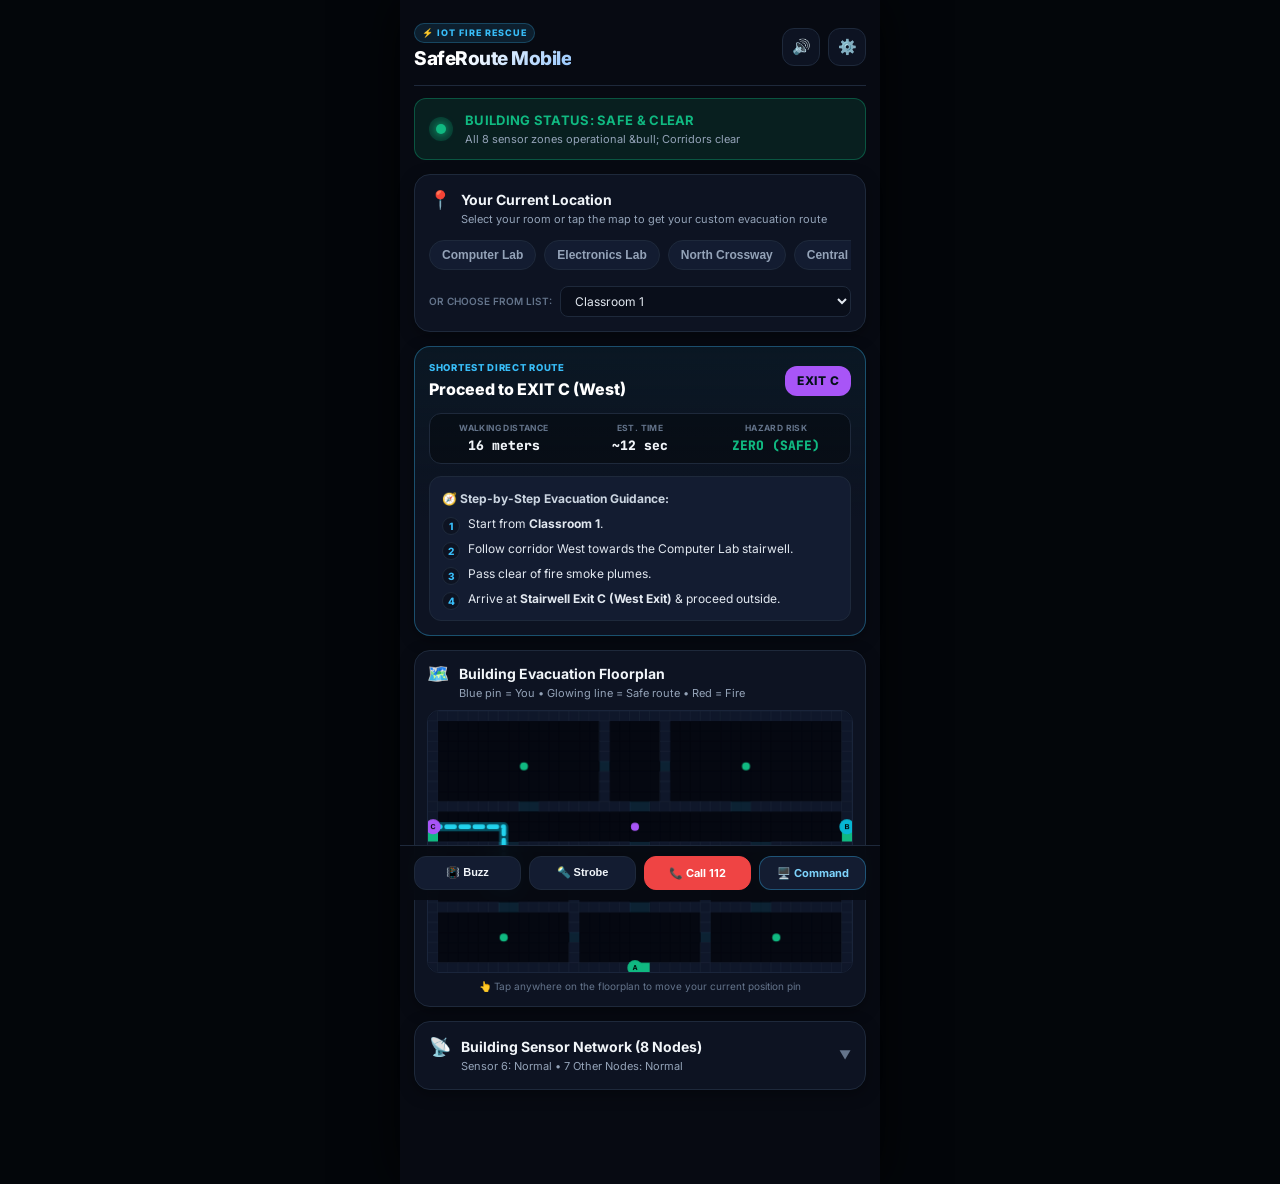
<file: mobile.html>
<!DOCTYPE html>
<html lang="en">
<head>
  <meta charset="UTF-8">
  <meta name="viewport" content="width=device-width, initial-scale=1.0, maximum-scale=1.0, user-scalable=no">
  <meta name="theme-color" content="#070a12">
  <meta name="apple-mobile-web-app-capable" content="yes">
  <meta name="apple-mobile-web-app-status-bar-style" content="black-translucent">
  <title>SafeRoute Mobile | Occupant Emergency Evacuation App</title>
  <meta name="description" content="Personal emergency evacuation and fire alert mobile companion powered by ESP8266 IoT telemetry and dynamic A* safety routing.">
  <link rel="preconnect" href="https://fonts.googleapis.com">
  <link rel="preconnect" href="https://fonts.gstatic.com" crossorigin>
  <link href="https://fonts.googleapis.com/css2?family=Inter:wght@400;500;600;700;800&family=JetBrains+Mono:wght@500;700&display=swap" rel="stylesheet">
  <link rel="stylesheet" href="mobile.css">
</head>
<body>
  <!-- App Container (Constrained for mobile viewport) -->
  <div class="mobile-app">
    
    <!-- Top Mobile Navigation Bar -->
    <header class="mobile-header">
      <div class="header-brand">
        <span class="brand-badge">⚡ IOT FIRE RESCUE</span>
        <h1 class="brand-title">SafeRoute Mobile</h1>
      </div>
      <div class="header-actions">
        <button id="btnMobileAudio" class="icon-btn" title="Toggle audio alarm" aria-label="Toggle audio">
          <span id="audioIcon">🔊</span>
        </button>
        <button id="btnOpenSettings" class="icon-btn" title="Hardware & Network settings" aria-label="Settings">
          ⚙️
        </button>
      </div>
    </header>

    <!-- Real-Time Building Status Banner -->
    <section id="buildingStatusBar" class="status-banner safe">
      <div class="status-indicator-ring">
        <div class="status-dot"></div>
      </div>
      <div class="status-text-group">
        <div class="status-headline" id="statusHeadline">BUILDING STATUS: SAFE &amp; CLEAR</div>
        <div class="status-subline" id="statusSubline">All 8 sensor zones operational &bull; Corridors clear</div>
      </div>
    </section>

    <!-- Emergency Active Fire Alert Card (Hidden in Normal state, pulsing in Fire) -->
    <section id="emergencyCard" class="emergency-alert-card hidden">
      <div class="emergency-alert-header">
        <span class="emergency-badge">CRITICAL WARNING</span>
        <span class="emergency-siren-icon">🚨</span>
      </div>
      <h2 class="emergency-title" id="emergencyTitle">FIRE DETECTED IN BUILDING!</h2>
      <div class="fire-location-box">
        <div class="location-label">FIRE DETECTED AT SENSOR:</div>
        <div class="location-value" id="fireSensorName">Sensor 6 (Central Hallway)</div>
        <div class="location-meta" id="fireSensorMeta">ESP8266 Live Node &bull; Optical Flame Detected &bull; Smoke: 880 ppm</div>
      </div>
      <div class="danger-warning-pill">
        ⚠️ <strong>AVOID CENTRAL HALLWAY:</strong> High thermal hazard and smoke blockage.
      </div>
    </section>

    <!-- "Where Are You Right Now?" Room / Location Selector -->
    <section class="section-card location-selector-card">
      <div class="card-title-row">
        <div class="title-with-icon">
          <span class="section-icon">📍</span>
          <div>
            <h3 class="section-heading">Your Current Location</h3>
            <p class="section-subheading">Select your room or tap the map to get your custom evacuation route</p>
          </div>
        </div>
      </div>

      <!-- Quick Room Selection Pills -->
      <div class="room-pills-scroll" id="roomPillsContainer">
        <!-- Rendered dynamically via mobile.js -->
      </div>

      <div class="custom-location-dropdown-row">
        <label for="roomSelectDropdown" class="tiny-label">Or choose from list:</label>
        <select id="roomSelectDropdown" class="mobile-select">
          <!-- Populated in JS -->
        </select>
      </div>
    </section>

    <!-- Dynamic Evacuation Route Guidance Card -->
    <section class="section-card route-summary-card">
      <div class="route-header-row">
        <div>
          <span class="route-pill-badge" id="routeStatusBadge">SAFEST ROUTE FOUND</span>
          <h3 class="route-main-title" id="chosenExitTitle">Proceed to EXIT B</h3>
        </div>
        <div class="exit-gate-badge" id="exitGateBadge">EXIT B</div>
      </div>

      <!-- Key Route Metrics Grid -->
      <div class="route-metrics-grid">
        <div class="metric-cell">
          <span class="metric-label">WALKING DISTANCE</span>
          <span class="metric-val" id="metricDistance">28 m</span>
        </div>
        <div class="metric-cell">
          <span class="metric-label">EST. TIME</span>
          <span class="metric-val" id="metricTime">~21 sec</span>
        </div>
        <div class="metric-cell">
          <span class="metric-label">HAZARD RISK</span>
          <span class="metric-val safe" id="metricRisk">ZERO (SAFE)</span>
        </div>
      </div>

      <!-- Turn-by-Turn Guidance Steps -->
      <div class="directions-accordion">
        <div class="directions-header">
          <span class="directions-title">🧭 Step-by-Step Evacuation Guidance:</span>
        </div>
        <ul class="directions-list" id="directionsList">
          <!-- Generated via mobile.js from A* computed path -->
        </ul>
      </div>
    </section>

    <!-- Interactive Mobile Floorplan Canvas View -->
    <section class="section-card map-view-card">
      <div class="map-header-row">
        <div class="title-with-icon">
          <span class="section-icon">🗺️</span>
          <div>
            <h3 class="section-heading">Building Evacuation Floorplan</h3>
            <p class="section-subheading">Blue pin = You &bull; Glowing line = Safe route &bull; Red = Fire</p>
          </div>
        </div>
      </div>

      <div class="mobile-canvas-wrapper" id="canvasWrapper">
        <canvas id="mobileMapCanvas"></canvas>
      </div>
      <div class="map-touch-hint">👆 Tap anywhere on the floorplan to move your current position pin</div>
    </section>

    <!-- Live Sensor Telemetry Monitor (Collapsible) -->
    <section class="section-card telemetry-monitor-card">
      <div class="telemetry-header-toggle" id="toggleTelemetryBtn">
        <div class="title-with-icon">
          <span class="section-icon">📡</span>
          <div>
            <h3 class="section-heading">Building Sensor Network (8 Nodes)</h3>
            <p class="section-subheading" id="telemetrySummaryText">Sensor 6: Normal &bull; 7 Other Nodes: Normal</p>
          </div>
        </div>
        <span class="accordion-chevron" id="telemetryChevron">▼</span>
      </div>

      <div class="telemetry-drawer hidden" id="telemetryDrawer">
        <div class="mini-sensor-grid" id="miniSensorGrid">
          <!-- Populated dynamically via mobile.js -->
        </div>
      </div>
    </section>

    <!-- Emergency Action Tools (Sticky bottom helper bar) -->
    <div class="mobile-emergency-bar">
      <button id="btnVibrateTest" class="sos-tool-btn" title="Vibrate phone" aria-label="Test vibration">
        📳 Buzz
      </button>
      <button id="btnFlashlight" class="sos-tool-btn" title="Screen emergency strobe flash" aria-label="Emergency strobe">
        🔦 Strobe
      </button>
      <a href="tel:112" class="sos-tool-btn danger" title="Call Emergency Services (112)" aria-label="Call 112">
        📞 Call 112
      </a>
      <a href="http://localhost:3000" target="_blank" class="sos-tool-btn admin-link" title="Open Desktop Control Room">
        🖥️ Command
      </a>
    </div>

    <!-- Screen Flash Overlay for SOS Strobe Mode -->
    <div id="strobeOverlay" class="strobe-overlay hidden">
      <div class="strobe-notice">⚠️ EMERGENCY STROBE ACTIVE<br><small>Tap screen to dismiss</small></div>
    </div>

    <!-- Hardware / Wi-Fi Settings Modal Sheet -->
    <div id="settingsModal" class="modal-backdrop hidden">
      <div class="modal-sheet">
        <div class="modal-header">
          <h3 class="modal-title">Hardware &amp; Network Setup</h3>
          <button id="btnCloseSettings" class="close-btn">&times;</button>
        </div>
        <div class="modal-body">
          <label for="inputEspMobileUrl" class="input-label">ESP8266 Wi-Fi Status URL:</label>
          <input type="text" id="inputEspMobileUrl" class="modal-input" placeholder="Connecting via config.js...">
          <p class="modal-hint">Configured globally in config.js (or edit here on the fly).</p>

          <div class="modal-button-row">
            <button id="btnSaveEspUrl" class="btn-primary-mobile">Save &amp; Reconnect</button>
          </div>

          <hr class="modal-divider">

          <div class="quick-test-section">
            <span class="input-label">Simulate Fire On Phone:</span>
            <div class="modal-test-buttons">
              <button id="btnMobileSimFire" class="btn-test-fire">🔥 Test Flame ON</button>
              <button id="btnMobileSimClear" class="btn-test-clear">🧯 Test Clear</button>
            </div>
          </div>
        </div>
      </div>
    </div>

  </div>

  <!-- Mobile Controller Logic -->
  <script type="module" src="mobile.js?v=4"></script>
</body>
</html>
</file>
<file: mobile.css>
/* ============================================================================
   SafeRoute Mobile - Personal Emergency Evacuation & Fire Alert Companion
   Mobile-First High-Aesthetic Styling
   ============================================================================ */

:root {
  --bg-app: #070a12;
  --bg-card: #0d1322;
  --bg-card-elevated: #131c31;
  --bg-input: #090e1a;
  
  --border-subtle: #1e293b;
  --border-focus: #38bdf8;
  
  --color-primary: #38bdf8;
  --color-primary-glow: rgba(56, 189, 248, 0.25);
  
  --color-safe: #10b981;
  --color-safe-bg: rgba(16, 185, 129, 0.12);
  --color-safe-border: rgba(16, 185, 129, 0.35);
  
  --color-fire: #ef4444;
  --color-fire-glow: rgba(239, 68, 68, 0.35);
  --color-fire-bg: rgba(239, 68, 68, 0.15);
  
  --color-warning: #f59e0b;
  --color-accent: #a855f7;
  
  --text-main: #f8fafc;
  --text-dim: #94a3b8;
  --text-muted: #64748b;
  
  --radius-sm: 8px;
  --radius-md: 12px;
  --radius-lg: 16px;
  --radius-full: 9999px;
  
  --font-main: 'Inter', -apple-system, BlinkMacSystemFont, sans-serif;
  --font-mono: 'JetBrains Mono', monospace;
}

/* Reset & Box Sizing */
*, *::before, *::after {
  box-sizing: border-box;
  margin: 0;
  padding: 0;
  -webkit-tap-highlight-color: transparent;
}

body {
  background-color: #03060a;
  color: var(--text-main);
  font-family: var(--font-main);
  font-size: 14px;
  line-height: 1.5;
  display: flex;
  justify-content: center;
  min-height: 100vh;
  overflow-x: hidden;
}

/* Constrained Mobile Container (iPhone / Android proportions) */
.mobile-app {
  width: 100%;
  max-width: 480px;
  background-color: var(--bg-app);
  min-height: 100vh;
  display: flex;
  flex-direction: column;
  padding: 12px 14px 80px 14px;
  position: relative;
  box-shadow: 0 0 50px rgba(0, 0, 0, 0.8);
}

/* ============================================================================
   TOP MOBILE HEADER
   ============================================================================ */
.mobile-header {
  display: flex;
  justify-content: space-between;
  align-items: center;
  padding: 8px 0 12px 0;
  border-bottom: 1px solid var(--border-subtle);
  margin-bottom: 12px;
}

.brand-badge {
  display: inline-block;
  font-size: 9px;
  font-weight: 800;
  letter-spacing: 1px;
  color: var(--color-primary);
  background: rgba(56, 189, 248, 0.12);
  padding: 2px 7px;
  border-radius: var(--radius-full);
  margin-bottom: 2px;
  border: 1px solid rgba(56, 189, 248, 0.25);
}

.brand-title {
  font-size: 19px;
  font-weight: 800;
  background: linear-gradient(135deg, #ffffff 30%, #93c5fd 100%);
  -webkit-background-clip: text;
  -webkit-text-fill-color: transparent;
  letter-spacing: -0.5px;
}

.header-actions {
  display: flex;
  gap: 8px;
}

.icon-btn {
  background: var(--bg-card);
  border: 1px solid var(--border-subtle);
  color: var(--text-main);
  width: 38px;
  height: 38px;
  border-radius: var(--radius-md);
  display: flex;
  align-items: center;
  justify-content: center;
  font-size: 15px;
  cursor: pointer;
  transition: all 0.2s ease;
}

.icon-btn:active {
  transform: scale(0.92);
  background: var(--bg-card-elevated);
}

/* ============================================================================
   REAL-TIME BUILDING STATUS BANNER
   ============================================================================ */
.status-banner {
  display: flex;
  align-items: center;
  gap: 12px;
  padding: 12px 14px;
  border-radius: var(--radius-md);
  margin-bottom: 14px;
  transition: all 0.3s ease;
}

.status-banner.safe {
  background: var(--color-safe-bg);
  border: 1px solid var(--color-safe-border);
}

.status-banner.fire {
  background: var(--color-fire-bg);
  border: 1px solid var(--color-fire);
  animation: pulse-fire-border 1.5s infinite alternate;
}

@keyframes pulse-fire-border {
  0% { box-shadow: 0 0 8px rgba(239, 68, 68, 0.3); }
  100% { box-shadow: 0 0 20px rgba(239, 68, 68, 0.7); }
}

.status-indicator-ring {
  width: 24px;
  height: 24px;
  border-radius: 50%;
  display: flex;
  align-items: center;
  justify-content: center;
  flex-shrink: 0;
}

.status-banner.safe .status-indicator-ring {
  background: rgba(16, 185, 129, 0.2);
}

.status-banner.fire .status-indicator-ring {
  background: rgba(239, 68, 68, 0.3);
}

.status-dot {
  width: 10px;
  height: 10px;
  border-radius: 50%;
}

.status-banner.safe .status-dot {
  background-color: var(--color-safe);
  box-shadow: 0 0 8px var(--color-safe);
}

.status-banner.fire .status-dot {
  background-color: var(--color-fire);
  box-shadow: 0 0 12px var(--color-fire);
  animation: blink 0.8s infinite;
}

@keyframes blink {
  0%, 100% { opacity: 1; }
  50% { opacity: 0.3; }
}

.status-text-group {
  flex: 1;
}

.status-headline {
  font-size: 13px;
  font-weight: 700;
  letter-spacing: 0.3px;
}

.status-banner.safe .status-headline {
  color: var(--color-safe);
}

.status-banner.fire .status-headline {
  color: var(--color-fire);
}

.status-subline {
  font-size: 11px;
  color: var(--text-dim);
}

/* ============================================================================
   EMERGENCY ACTIVE FIRE CARD
   ============================================================================ */
.emergency-alert-card {
  background: linear-gradient(180deg, rgba(239, 68, 68, 0.18) 0%, rgba(13, 19, 34, 0.95) 100%);
  border: 1.5px solid var(--color-fire);
  border-radius: var(--radius-lg);
  padding: 16px;
  margin-bottom: 14px;
  position: relative;
  box-shadow: 0 6px 25px rgba(239, 68, 68, 0.25);
  animation: slide-in 0.3s ease-out;
}

@keyframes slide-in {
  from { opacity: 0; transform: translateY(-10px); }
  to { opacity: 1; transform: translateY(0); }
}

.emergency-alert-header {
  display: flex;
  justify-content: space-between;
  align-items: center;
  margin-bottom: 6px;
}

.emergency-badge {
  background-color: var(--color-fire);
  color: #fff;
  font-size: 10px;
  font-weight: 800;
  padding: 3px 8px;
  border-radius: var(--radius-full);
  letter-spacing: 0.8px;
  animation: pulse-red 1s infinite alternate;
}

.emergency-siren-icon {
  font-size: 20px;
  animation: rotate-siren 1.2s infinite ease-in-out;
}

@keyframes rotate-siren {
  0%, 100% { transform: rotate(-10deg); }
  50% { transform: rotate(10deg) scale(1.1); }
}

.emergency-title {
  font-size: 17px;
  font-weight: 800;
  color: #fca5a5;
  margin-bottom: 10px;
}

.fire-location-box {
  background-color: rgba(0, 0, 0, 0.45);
  border: 1px solid rgba(239, 68, 68, 0.4);
  border-radius: var(--radius-md);
  padding: 10px 12px;
  margin-bottom: 10px;
}

.location-label {
  font-size: 9.5px;
  font-weight: 700;
  color: #f87171;
  text-transform: uppercase;
  letter-spacing: 0.6px;
  margin-bottom: 2px;
}

.location-value {
  font-size: 15px;
  font-weight: 800;
  color: #ffffff;
}

.location-meta {
  font-size: 11px;
  color: #cbd5e1;
  font-family: var(--font-mono);
  margin-top: 2px;
}

.danger-warning-pill {
  font-size: 11.5px;
  color: #fed7aa;
  background: rgba(245, 158, 11, 0.15);
  border: 1px solid rgba(245, 158, 11, 0.35);
  border-radius: var(--radius-sm);
  padding: 6px 10px;
  line-height: 1.4;
}

/* ============================================================================
   GENERAL CARD CONTAINER
   ============================================================================ */
.section-card {
  background-color: var(--bg-card);
  border: 1px solid var(--border-subtle);
  border-radius: var(--radius-lg);
  padding: 14px;
  margin-bottom: 14px;
  box-shadow: 0 4px 15px rgba(0, 0, 0, 0.35);
}

.card-title-row {
  display: flex;
  justify-content: space-between;
  align-items: flex-start;
  margin-bottom: 12px;
}

.title-with-icon {
  display: flex;
  align-items: flex-start;
  gap: 10px;
}

.section-icon {
  font-size: 18px;
  line-height: 1.2;
}

.section-heading {
  font-size: 14px;
  font-weight: 700;
  color: #f1f5f9;
}

.section-subheading {
  font-size: 11px;
  color: var(--text-dim);
  margin-top: 1px;
}

/* ============================================================================
   LOCATION SELECTOR (ROOM PILLS)
   ============================================================================ */
.room-pills-scroll {
  display: flex;
  gap: 8px;
  overflow-x: auto;
  padding-bottom: 8px;
  scrollbar-width: none;
}

.room-pills-scroll::-webkit-scrollbar {
  display: none;
}

.room-pill {
  background: var(--bg-card-elevated);
  border: 1px solid var(--border-subtle);
  color: var(--text-dim);
  font-size: 12px;
  font-weight: 600;
  padding: 7px 12px;
  border-radius: var(--radius-full);
  white-space: nowrap;
  cursor: pointer;
  display: flex;
  align-items: center;
  gap: 5px;
  transition: all 0.2s ease;
  flex-shrink: 0;
}

.room-pill:active {
  transform: scale(0.95);
}

.room-pill.active {
  background: var(--color-primary);
  color: #040812;
  border-color: var(--color-primary);
  font-weight: 700;
  box-shadow: 0 0 12px var(--color-primary-glow);
}

.room-pill.in-fire {
  border-color: var(--color-fire);
  color: #f87171;
}

.custom-location-dropdown-row {
  margin-top: 8px;
  display: flex;
  align-items: center;
  gap: 8px;
}

.tiny-label {
  font-size: 10px;
  color: var(--text-muted);
  text-transform: uppercase;
  font-weight: 600;
}

.mobile-select {
  flex: 1;
  background-color: var(--bg-input);
  border: 1px solid var(--border-subtle);
  border-radius: var(--radius-sm);
  color: #e2e8f0;
  padding: 6px 10px;
  font-size: 12px;
  font-family: var(--font-main);
  outline: none;
}

.mobile-select:focus {
  border-color: var(--color-primary);
}

/* ============================================================================
   DYNAMIC EVACUATION ROUTE CARD
   ============================================================================ */
.route-summary-card {
  border-color: rgba(56, 189, 248, 0.35);
  background: linear-gradient(180deg, rgba(56, 189, 248, 0.08) 0%, var(--bg-card) 60%);
}

.route-header-row {
  display: flex;
  justify-content: space-between;
  align-items: center;
  margin-bottom: 12px;
}

.route-pill-badge {
  font-size: 9.5px;
  font-weight: 800;
  text-transform: uppercase;
  color: var(--color-primary);
  letter-spacing: 0.7px;
  display: block;
  margin-bottom: 2px;
}

.route-main-title {
  font-size: 16px;
  font-weight: 800;
  color: #ffffff;
}

.exit-gate-badge {
  font-size: 12px;
  font-weight: 800;
  padding: 6px 12px;
  border-radius: var(--radius-md);
  background-color: #06b6d4;
  color: #041219;
  letter-spacing: 0.5px;
}

.route-metrics-grid {
  display: grid;
  grid-template-columns: repeat(3, 1fr);
  gap: 8px;
  background: rgba(0, 0, 0, 0.35);
  border: 1px solid var(--border-subtle);
  border-radius: var(--radius-md);
  padding: 8px 10px;
  margin-bottom: 12px;
}

.metric-cell {
  display: flex;
  flex-direction: column;
  align-items: center;
  text-align: center;
}

.metric-label {
  font-size: 8.5px;
  font-weight: 700;
  color: var(--text-muted);
  text-transform: uppercase;
  letter-spacing: 0.4px;
}

.metric-val {
  font-size: 13px;
  font-weight: 800;
  font-family: var(--font-mono);
  color: #f1f5f9;
  margin-top: 1px;
}

.metric-val.safe {
  color: var(--color-safe);
}

.metric-val.danger {
  color: var(--color-fire);
}

/* Turn-by-Turn Guidance */
.directions-accordion {
  background-color: var(--bg-card-elevated);
  border: 1px solid var(--border-subtle);
  border-radius: var(--radius-md);
  padding: 10px 12px;
}

.directions-title {
  font-size: 12px;
  font-weight: 700;
  color: #cbd5e1;
}

.directions-list {
  list-style: none;
  margin-top: 8px;
  display: flex;
  flex-direction: column;
  gap: 6px;
}

.direction-item {
  display: flex;
  align-items: flex-start;
  gap: 8px;
  font-size: 12px;
  color: #e2e8f0;
  line-height: 1.4;
}

.step-number {
  background: var(--bg-card);
  border: 1px solid var(--border-subtle);
  color: var(--color-primary);
  font-size: 10px;
  font-weight: 800;
  width: 18px;
  height: 18px;
  border-radius: 50%;
  display: flex;
  align-items: center;
  justify-content: center;
  flex-shrink: 0;
  margin-top: 1px;
}

.step-warning {
  color: #fca5a5;
  font-weight: 600;
}

/* ============================================================================
   MOBILE CANVAS FLOORPLAN
   ============================================================================ */
.map-view-card {
  padding: 12px;
}

.map-header-row {
  margin-bottom: 8px;
}

.mobile-canvas-wrapper {
  width: 100%;
  aspect-ratio: 42 / 26;
  background-color: #050811;
  border: 1px solid #1a253b;
  border-radius: var(--radius-md);
  overflow: hidden;
  position: relative;
  touch-action: none;
}

.mobile-canvas-wrapper canvas {
  width: 100%;
  height: 100%;
  display: block;
}

.map-touch-hint {
  font-size: 10px;
  color: var(--text-muted);
  text-align: center;
  margin-top: 6px;
}

/* ============================================================================
   COLLAPSIBLE TELEMETRY MONITOR
   ============================================================================ */
.telemetry-header-toggle {
  display: flex;
  justify-content: space-between;
  align-items: center;
  cursor: pointer;
}

.accordion-chevron {
  color: var(--text-muted);
  font-size: 12px;
  transition: transform 0.2s ease;
}

.accordion-chevron.open {
  transform: rotate(180deg);
}

.telemetry-drawer {
  margin-top: 12px;
  border-top: 1px solid var(--border-subtle);
  padding-top: 10px;
}

.mini-sensor-grid {
  display: grid;
  grid-template-columns: repeat(2, 1fr);
  gap: 6px;
}

.mini-sensor-card {
  background-color: var(--bg-card-elevated);
  border: 1px solid var(--border-subtle);
  border-radius: var(--radius-sm);
  padding: 6px 8px;
  display: flex;
  flex-direction: column;
}

.mini-sensor-card.fire {
  border-color: var(--color-fire);
  background: rgba(239, 68, 68, 0.15);
}

.mini-sensor-top {
  display: flex;
  justify-content: space-between;
  align-items: center;
  font-size: 11px;
  font-weight: 700;
}

.mini-sensor-room {
  font-size: 10px;
  color: var(--text-dim);
  white-space: nowrap;
  overflow: hidden;
  text-overflow: ellipsis;
}

.mini-sensor-readings {
  font-size: 9.5px;
  font-family: var(--font-mono);
  color: var(--text-muted);
  margin-top: 2px;
}

/* ============================================================================
   STICKY BOTTOM EMERGENCY BAR
   ============================================================================ */
.mobile-emergency-bar {
  position: fixed;
  bottom: 0;
  left: 50%;
  transform: translateX(-50%);
  width: 100%;
  max-width: 480px;
  background: rgba(7, 10, 18, 0.92);
  backdrop-filter: blur(12px);
  -webkit-backdrop-filter: blur(12px);
  border-top: 1px solid var(--border-subtle);
  padding: 10px 14px;
  display: grid;
  grid-template-columns: repeat(4, 1fr);
  gap: 8px;
  z-index: 100;
}

.sos-tool-btn {
  background-color: var(--bg-card-elevated);
  border: 1px solid var(--border-subtle);
  color: #f1f5f9;
  font-size: 11px;
  font-weight: 700;
  border-radius: var(--radius-md);
  padding: 8px 4px;
  display: flex;
  align-items: center;
  justify-content: center;
  cursor: pointer;
  text-decoration: none;
  transition: all 0.2s ease;
}

.sos-tool-btn:active {
  transform: scale(0.94);
}

.sos-tool-btn.danger {
  background-color: var(--color-fire);
  border-color: var(--color-fire);
  color: #fff;
}

.sos-tool-btn.admin-link {
  border-color: rgba(56, 189, 248, 0.35);
  color: #7dd3fc;
}

/* ============================================================================
   SOS STROBE OVERLAY
   ============================================================================ */
.strobe-overlay {
  position: fixed;
  top: 0;
  left: 0;
  width: 100vw;
  height: 100vh;
  z-index: 999;
  background-color: #ffffff;
  animation: screen-strobe 0.2s infinite alternate;
  display: flex;
  align-items: center;
  justify-content: center;
  cursor: pointer;
}

@keyframes screen-strobe {
  0% { background-color: #ffffff; }
  100% { background-color: #ff0000; }
}

.strobe-notice {
  background: #000;
  color: #fff;
  font-size: 16px;
  font-weight: 800;
  padding: 14px 20px;
  border-radius: var(--radius-md);
  text-align: center;
}

/* ============================================================================
   SETTINGS MODAL SHEET
   ============================================================================ */
.modal-backdrop {
  position: fixed;
  top: 0;
  left: 0;
  width: 100vw;
  height: 100vh;
  background: rgba(0, 0, 0, 0.75);
  backdrop-filter: blur(4px);
  z-index: 200;
  display: flex;
  align-items: flex-end;
  justify-content: center;
}

.modal-sheet {
  width: 100%;
  max-width: 480px;
  background-color: var(--bg-card);
  border-top: 1px solid var(--border-subtle);
  border-radius: 20px 20px 0 0;
  padding: 18px;
  max-height: 85vh;
  overflow-y: auto;
  animation: slide-up 0.25s ease-out;
}

@keyframes slide-up {
  from { transform: translateY(100%); }
  to { transform: translateY(0); }
}

.modal-header {
  display: flex;
  justify-content: space-between;
  align-items: center;
  margin-bottom: 14px;
}

.modal-title {
  font-size: 16px;
  font-weight: 700;
}

.close-btn {
  background: none;
  border: none;
  color: var(--text-dim);
  font-size: 24px;
  cursor: pointer;
}

.modal-input {
  width: 100%;
  background-color: var(--bg-input);
  border: 1px solid var(--border-subtle);
  border-radius: var(--radius-sm);
  color: #f1f5f9;
  font-family: var(--font-mono);
  font-size: 12px;
  padding: 8px 12px;
  margin: 6px 0;
}

.modal-hint {
  font-size: 11px;
  color: var(--text-muted);
  margin-bottom: 12px;
}

.btn-primary-mobile {
  width: 100%;
  background-color: var(--color-primary);
  color: #030712;
  font-size: 13px;
  font-weight: 700;
  border: none;
  border-radius: var(--radius-sm);
  padding: 10px;
  cursor: pointer;
}

.modal-divider {
  border: none;
  border-top: 1px solid var(--border-subtle);
  margin: 14px 0;
}

.modal-test-buttons {
  display: flex;
  gap: 8px;
  margin-top: 8px;
}

.btn-test-fire {
  flex: 1;
  background: rgba(239, 68, 68, 0.2);
  border: 1px solid var(--color-fire);
  color: #fca5a5;
  font-size: 12px;
  font-weight: 700;
  padding: 8px;
  border-radius: var(--radius-sm);
  cursor: pointer;
}

.btn-test-clear {
  flex: 1;
  background: rgba(16, 185, 129, 0.2);
  border: 1px solid var(--color-safe);
  color: #6ee7b7;
  font-size: 12px;
  font-weight: 700;
  padding: 8px;
  border-radius: var(--radius-sm);
  cursor: pointer;
}

/* Utilities */
.hidden {
  display: none !important;
}
</file>
